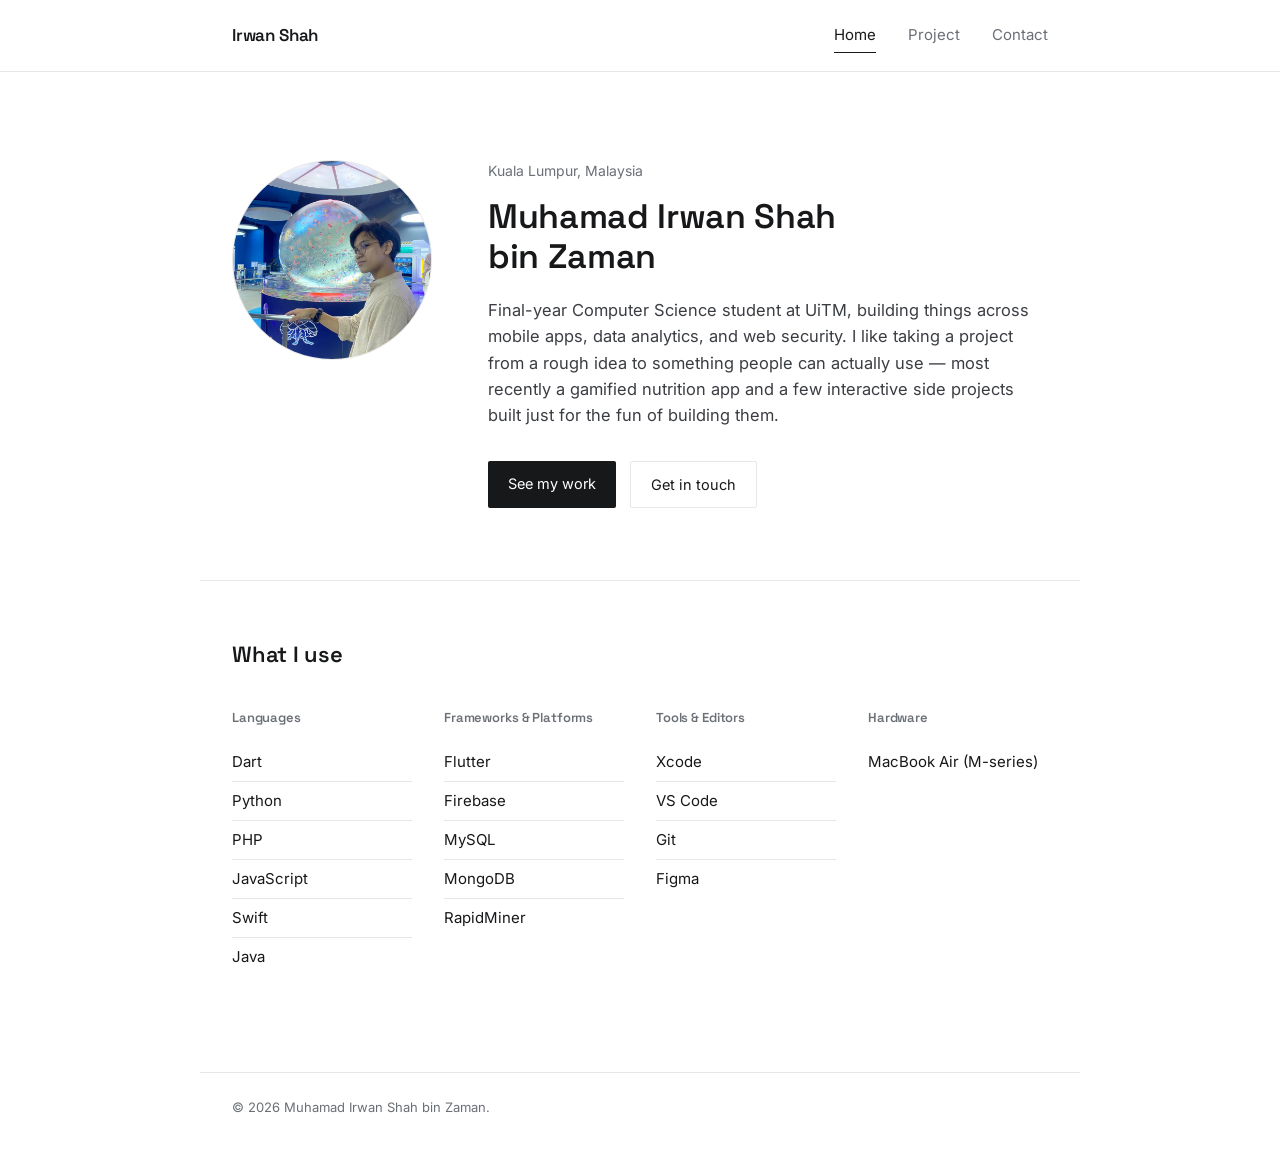
<file: index.html>
<!DOCTYPE html>
<html lang="en">
<head>
<meta charset="UTF-8">
<meta name="viewport" content="width=device-width, initial-scale=1.0">
<title>Irwan Shah — Portfolio</title>
<link rel="preconnect" href="https://fonts.googleapis.com">
<link rel="preconnect" href="https://fonts.gstatic.com" crossorigin>
<link href="https://fonts.googleapis.com/css2?family=Space+Grotesk:wght@400;500;600;700&family=Inter:wght@400;500;600&display=swap" rel="stylesheet">
<link rel="stylesheet" href="style.css">
</head>
<body>

<header class="site-header">
  <div class="wrap header-inner">
    <a href="index.html" class="mark">Irwan Shah</a>
    <nav class="main-nav">
      <a href="index.html" class="active">Home</a>
      <a href="project.html">Project</a>
      <a href="contact.html">Contact</a>
    </nav>
  </div>
</header>

<main>

  <section class="hero wrap">
    <div class="hero-photo">
      <div class="photo-frame">
        <img src="assets/profile.jpeg" alt="Muhamad Irwan Shah bin Zaman">
      </div>
    </div>

    <div class="hero-text">
      <p class="eyebrow-line">Kuala Lumpur, Malaysia</p>
      <h1>Muhamad Irwan Shah<br>bin Zaman</h1>
      <p class="lede">
        Final-year Computer Science student at UiTM, building things across
        mobile apps, data analytics, and web security. I like taking a project
        from a rough idea to something people can actually use — most recently
        a gamified nutrition app and a few interactive side projects built
        just for the fun of building them.
      </p>
      <div class="hero-actions">
        <a href="project.html" class="btn-primary">See my work</a>
        <a href="contact.html" class="btn-ghost">Get in touch</a>
      </div>
    </div>
  </section>

  <section class="tools wrap">
    <h2>What I use</h2>

    <div class="tools-grid">
      <div class="tool-group">
        <h3>Languages</h3>
        <ul>
          <li>Dart</li>
          <li>Python</li>
          <li>PHP</li>
          <li>JavaScript</li>
          <li>Swift</li>
          <li>Java</li>
        </ul>
      </div>

      <div class="tool-group">
        <h3>Frameworks &amp; Platforms</h3>
        <ul>
          <li>Flutter</li>
          <li>Firebase</li>
          <li>MySQL</li>
          <li>MongoDB</li>
          <li>RapidMiner</li>
        </ul>
      </div>

      <div class="tool-group">
        <h3>Tools &amp; Editors</h3>
        <ul>
          <li>Xcode</li>
          <li>VS Code</li>
          <li>Git</li>
          <li>Figma</li>
        </ul>
      </div>

      <div class="tool-group">
        <h3>Hardware</h3>
        <ul>
          <li>MacBook Air (M-series)</li>
        </ul>
      </div>
    </div>
  </section>

</main>

<footer class="site-footer wrap">
  <p>&copy; 2026 Muhamad Irwan Shah bin Zaman.</p>
</footer>

</body>
</html>
</file>
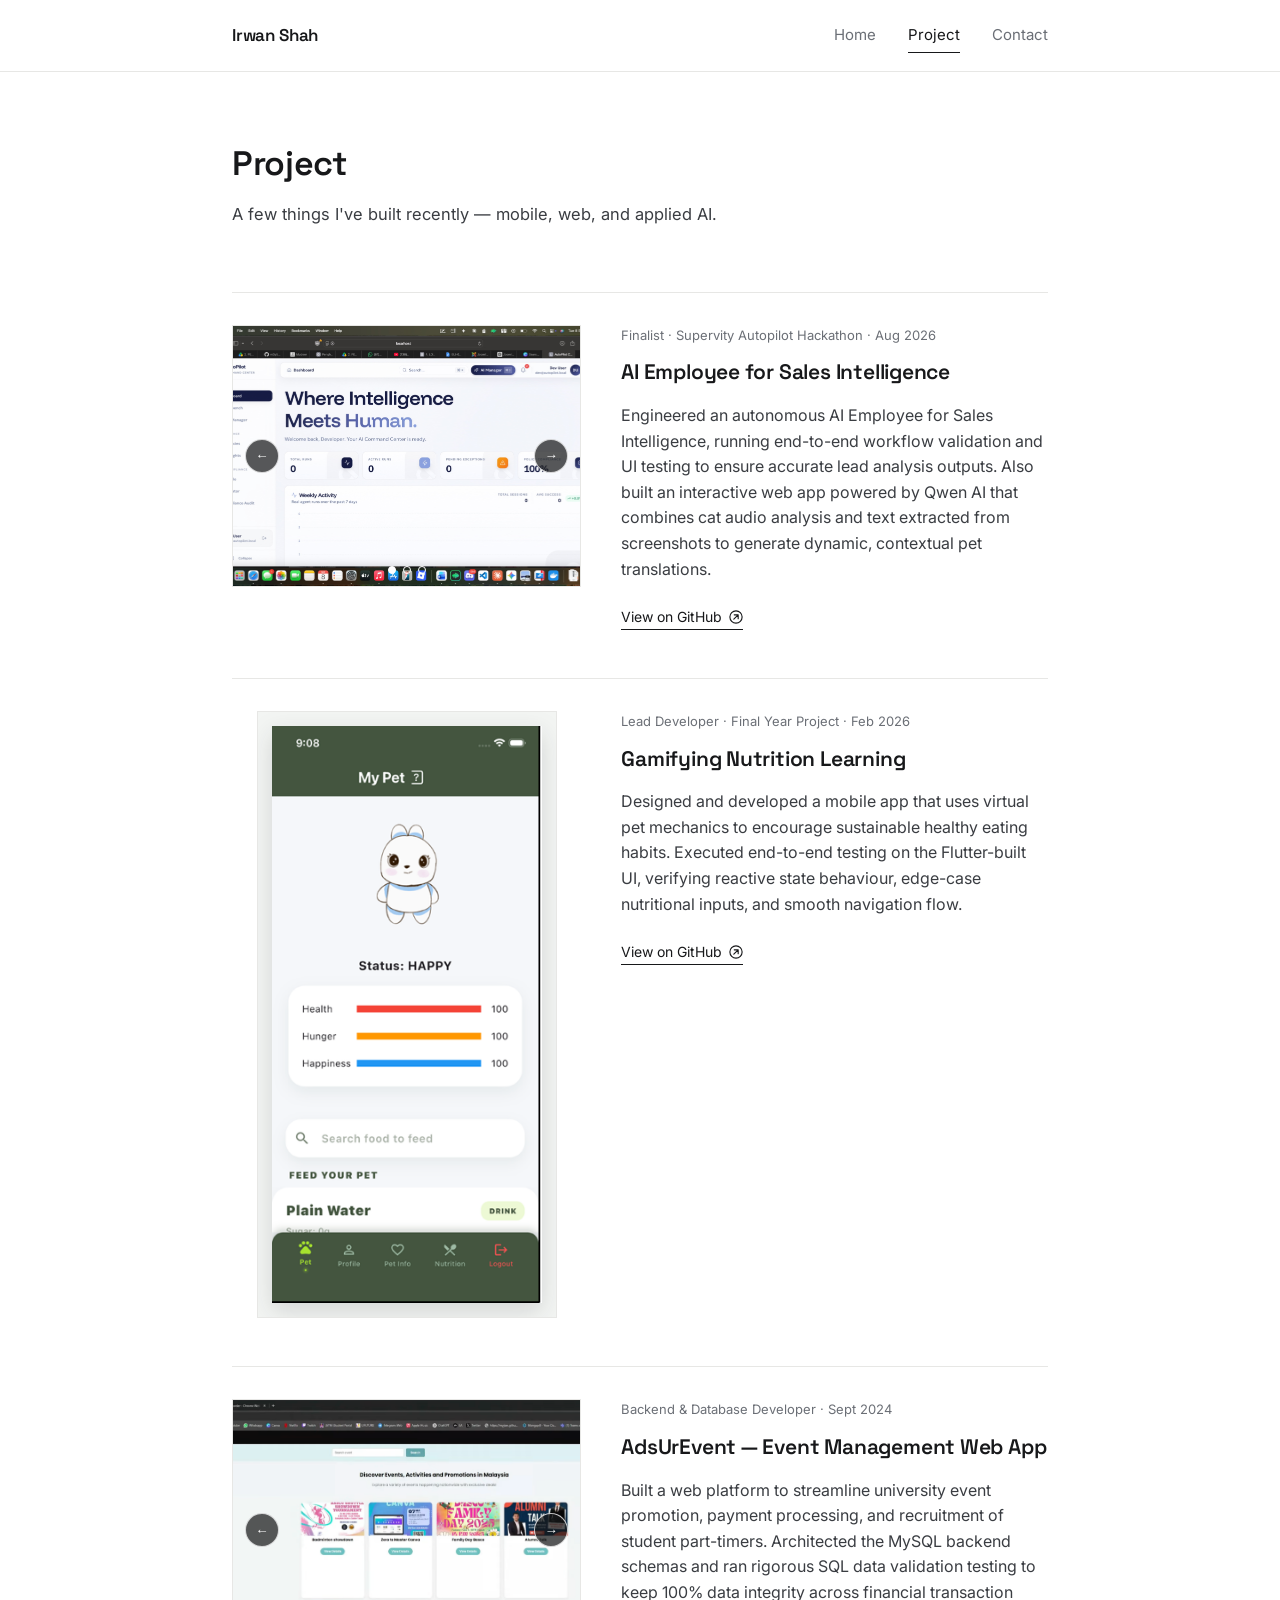
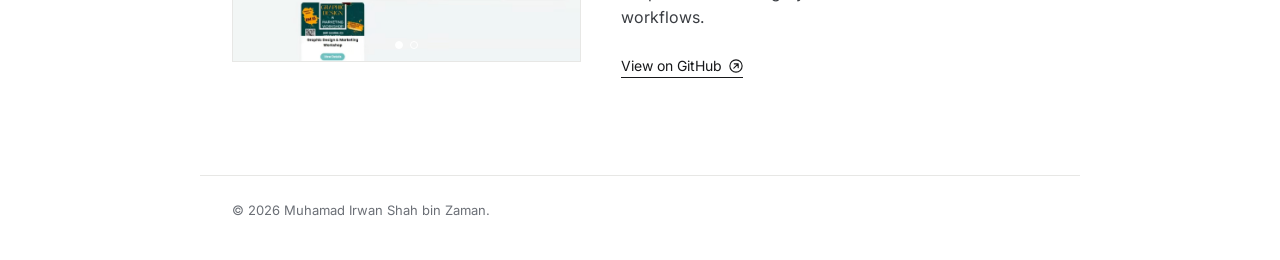
<file: project.html>
<!DOCTYPE html>
<html lang="en">
<head>
<meta charset="UTF-8">
<meta name="viewport" content="width=device-width, initial-scale=1.0">
<title>Project — Irwan Shah</title>
<link rel="preconnect" href="https://fonts.googleapis.com">
<link rel="preconnect" href="https://fonts.gstatic.com" crossorigin>
<link href="https://fonts.googleapis.com/css2?family=Space+Grotesk:wght@400;500;600;700&family=Inter:wght@400;500;600&display=swap" rel="stylesheet">
<link rel="stylesheet" href="style.css">
</head>
<body>
 
<header class="site-header">
  <div class="wrap header-inner">
    <a href="index.html" class="mark">Irwan Shah</a>
    <nav class="main-nav">
      <a href="index.html">Home</a>
      <a href="project.html" class="active">Project</a>
      <a href="contact.html">Contact</a>
    </nav>
  </div>
</header>
 
<main>
  <section class="wrap projects-intro">
    <h1>Project</h1>
    <p class="lede">A few things I've built recently — mobile, web, and applied AI.</p>
  </section>
 
  <section class="wrap projects-list">
 
    <article class="project-card">
      <div class="project-gallery" data-carousel aria-label="Supervity project screenshots">
        <div class="project-slides">
          <img class="project-slide is-active" src="assets/project/supervity/supervity1.png" alt="Supervity project screenshot 1">
          <img class="project-slide" src="assets/project/supervity/supervity2.png" alt="Supervity project screenshot 2" loading="lazy">
          <img class="project-slide" src="assets/project/supervity/supervity3.png" alt="Supervity project screenshot 3" loading="lazy">
        </div>
        <button class="carousel-button carousel-previous" type="button" aria-label="Previous Supervity screenshot">&#8592;</button>
        <button class="carousel-button carousel-next" type="button" aria-label="Next Supervity screenshot">&#8594;</button>
        <div class="carousel-dots" aria-label="Choose a Supervity screenshot"></div>
      </div>
      <div class="project-body">
        <p class="project-meta">Finalist · Supervity Autopilot Hackathon · Aug 2026</p>
        <h3>AI Employee for Sales Intelligence</h3>
        <p>
          Engineered an autonomous AI Employee for Sales Intelligence, running
          end-to-end workflow validation and UI testing to ensure accurate lead
          analysis outputs. Also built an interactive web app powered by Qwen
          AI that combines cat audio analysis and text extracted from
          screenshots to generate dynamic, contextual pet translations.
        </p>
        <a class="repo-link" href="https://github.com/Irwan-Shah/SupervitySalesIntellligence" target="_blank" rel="noopener">
          View on GitHub
          <svg width="14" height="14" viewBox="0 0 16 16" fill="none" aria-hidden="true">
            <path d="M8 1a7 7 0 1 0 0 14A7 7 0 0 0 8 1ZM5.5 10.5 10.5 5.5M6 5.5h4.5V10" stroke="currentColor" stroke-width="1.3" stroke-linecap="round" stroke-linejoin="round"/>
          </svg>
        </a>
      </div>
    </article>
 
    <article class="project-card">
      <div class="project-gallery project-gallery--phone" data-carousel aria-label="Nutrition project screenshots">
        <div class="project-slides">
          <img class="project-slide is-active" src="assets/project/nutri/Screenshot 2026-09-08 at 12.45.34 PM.png" alt="Nutrition app screenshot">
        </div>
      </div>
      <div class="project-body">
        <p class="project-meta">Lead Developer · Final Year Project · Feb 2026</p>
        <h3>Gamifying Nutrition Learning</h3>
        <p>
          Designed and developed a mobile app that uses virtual pet mechanics
          to encourage sustainable healthy eating habits. Executed end-to-end
          testing on the Flutter-built UI, verifying reactive state behaviour,
          edge-case nutritional inputs, and smooth navigation flow.
        </p>
        <a class="repo-link" href="https://github.com/Irwan-Shah/nutrition_pet_app" target="_blank" rel="noopener">
          View on GitHub
          <svg width="14" height="14" viewBox="0 0 16 16" fill="none" aria-hidden="true">
            <path d="M8 1a7 7 0 1 0 0 14A7 7 0 0 0 8 1ZM5.5 10.5 10.5 5.5M6 5.5h4.5V10" stroke="currentColor" stroke-width="1.3" stroke-linecap="round" stroke-linejoin="round"/>
          </svg>
        </a>
      </div>
    </article>
 
    <article class="project-card">
      <div class="project-gallery" data-carousel aria-label="AdsUrEvent project screenshots">
        <div class="project-slides">
          <img class="project-slide is-active" src="assets/project/adsurevent/adsurevent1.png" alt="AdsUrEvent web application screenshot 1">
          <img class="project-slide" src="assets/project/adsurevent/Screenshot 2026-09-08 at 12.38.39 PM.png" alt="AdsUrEvent web application screenshot 2" loading="lazy">
        </div>
        <button class="carousel-button carousel-previous" type="button" aria-label="Previous AdsUrEvent screenshot">&#8592;</button>
        <button class="carousel-button carousel-next" type="button" aria-label="Next AdsUrEvent screenshot">&#8594;</button>
        <div class="carousel-dots" aria-label="Choose an AdsUrEvent screenshot"></div>
      </div>
      <div class="project-body">
        <p class="project-meta">Backend &amp; Database Developer · Sept 2024</p>
        <h3>AdsUrEvent — Event Management Web App</h3>
        <p>
          Built a web platform to streamline university event promotion,
          payment processing, and recruitment of student part-timers.
          Architected the MySQL backend schemas and ran rigorous SQL data
          validation testing to keep 100% data integrity across financial
          transaction workflows.
        </p>
        <a class="repo-link" href="https://github.com/Irwan-Shah/AdsUrEvent" target="_blank" rel="noopener">
          View on GitHub
          <svg width="14" height="14" viewBox="0 0 16 16" fill="none" aria-hidden="true">
            <path d="M8 1a7 7 0 1 0 0 14A7 7 0 0 0 8 1ZM5.5 10.5 10.5 5.5M6 5.5h4.5V10" stroke="currentColor" stroke-width="1.3" stroke-linecap="round" stroke-linejoin="round"/>
          </svg>
        </a>
      </div>
    </article>
 
  </section>
</main>
 
<footer class="site-footer wrap">
  <p>&copy; 2026 Muhamad Irwan Shah bin Zaman.</p>
</footer>
<script>
  document.querySelectorAll("[data-carousel]").forEach((carousel) => {
    const slides = Array.from(carousel.querySelectorAll(".project-slide"));
    const dots = carousel.querySelector(".carousel-dots");
    const previous = carousel.querySelector(".carousel-previous");
    const next = carousel.querySelector(".carousel-next");
    let currentIndex = 0;

    if (slides.length < 2) {
      return;
    }

    slides.forEach((slide, index) => {
      const dot = document.createElement("button");
      dot.type = "button";
      dot.className = "carousel-dot";
      dot.setAttribute("aria-label", `Show screenshot ${index + 1}`);
      dot.addEventListener("click", () => showSlide(index));
      dots.append(dot);
    });

    function showSlide(index) {
      currentIndex = (index + slides.length) % slides.length;
      slides.forEach((slide, slideIndex) => {
        slide.classList.toggle("is-active", slideIndex === currentIndex);
      });
      dots.querySelectorAll(".carousel-dot").forEach((dot, dotIndex) => {
        const isCurrent = dotIndex === currentIndex;
        dot.classList.toggle("is-active", isCurrent);
        dot.setAttribute("aria-current", isCurrent ? "true" : "false");
      });
    }

    previous.addEventListener("click", () => showSlide(currentIndex - 1));
    next.addEventListener("click", () => showSlide(currentIndex + 1));
    carousel.addEventListener("keydown", (event) => {
      if (event.key === "ArrowLeft") showSlide(currentIndex - 1);
      if (event.key === "ArrowRight") showSlide(currentIndex + 1);
    });

    showSlide(0);
  });
</script>
</body>
</html>
</file>
<file: style.css>
/* ---------- tokens ---------- */
:root{
  --bg: #ffffff;
  --ink: #17181a;
  --ink-soft: #6b6f76;
  --line: #e7e7e5;
  --accent: #2f4b3f;      /* quiet forest-ink accent, used sparingly */
  --accent-soft: #eef2ef;
  --radius: 2px;
  --max-w: 880px;
}

*{ box-sizing: border-box; }

html{ scroll-behavior: smooth; }

body{
  margin: 0;
  background: var(--bg);
  color: var(--ink);
  font-family: 'Inter', -apple-system, BlinkMacSystemFont, sans-serif;
  font-size: 16px;
  line-height: 1.6;
  -webkit-font-smoothing: antialiased;
}

h1, h2, h3, .mark{
  font-family: 'Space Grotesk', 'Inter', sans-serif;
  font-weight: 600;
  letter-spacing: -0.01em;
  margin: 0;
}

a{ color: inherit; text-decoration: none; }

.wrap{
  max-width: var(--max-w);
  margin: 0 auto;
  padding: 0 32px;
}

/* ---------- header ---------- */
.site-header{
  border-bottom: 1px solid var(--line);
}

.header-inner{
  display: flex;
  align-items: center;
  justify-content: space-between;
  padding-top: 22px;
  padding-bottom: 22px;
}

.mark{
  font-size: 17px;
}

.main-nav{
  display: flex;
  gap: 32px;
}

.main-nav a{
  font-size: 15px;
  color: var(--ink-soft);
  position: relative;
  padding-bottom: 2px;
  transition: color 0.15s ease;
}

.main-nav a:hover,
.main-nav a.active{
  color: var(--ink);
}

.main-nav a.active::after{
  content: "";
  position: absolute;
  left: 0; right: 0; bottom: -4px;
  height: 1px;
  background: var(--ink);
}

.main-nav a:focus-visible,
.btn-primary:focus-visible,
.btn-ghost:focus-visible{
  outline: 2px solid var(--accent);
  outline-offset: 3px;
}

/* ---------- hero ---------- */
.hero{
  display: grid;
  grid-template-columns: 200px 1fr;
  gap: 56px;
  align-items: start;
  padding-top: 88px;
  padding-bottom: 72px;
}

.photo-frame{
  width: 200px;
  height: 200px;
  border-radius: 50%;
  background: var(--accent-soft);
  border: 1px solid var(--line);
  display: flex;
  align-items: center;
  justify-content: center;
}

.initials{
  font-family: 'Space Grotesk', sans-serif;
  font-size: 48px;
  font-weight: 600;
  color: var(--accent);
}

.eyebrow-line{
  font-size: 14px;
  color: var(--ink-soft);
  margin: 0 0 14px;
}

.hero-text h1{
  font-size: 34px;
  line-height: 1.18;
  margin-bottom: 20px;
}

.lede{
  max-width: 60ch;
  color: #3a3d42;
  font-size: 16.5px;
}

.hero-actions{
  display: flex;
  gap: 14px;
  margin-top: 32px;
}

.btn-primary, .btn-ghost{
  display: inline-block;
  font-size: 14.5px;
  padding: 11px 20px;
  border-radius: var(--radius);
}

.btn-primary{
  background: var(--ink);
  color: #fff;
}

.btn-primary:hover{ background: var(--accent); }

.btn-ghost{
  border: 1px solid var(--line);
  color: var(--ink);
}

.btn-ghost:hover{ border-color: var(--ink); }

/* ---------- tools ---------- */
.tools{
  border-top: 1px solid var(--line);
  padding-top: 56px;
  padding-bottom: 96px;
}

.tools h2{
  font-size: 22px;
  margin-bottom: 36px;
}

.tools-grid{
  display: grid;
  grid-template-columns: repeat(4, 1fr);
  gap: 32px;
}

.tool-group h3{
  font-size: 13px;
  font-weight: 600;
  color: var(--ink-soft);
  margin-bottom: 14px;
}

.tool-group ul{
  list-style: none;
  margin: 0;
  padding: 0;
}

.tool-group li{
  font-size: 15px;
  padding: 7px 0;
  border-top: 1px solid var(--line);
}

.tool-group li:first-child{
  border-top: none;
}

/* ---------- footer ---------- */
.site-footer{
  border-top: 1px solid var(--line);
  padding-top: 24px;
  padding-bottom: 40px;
}

.site-footer p{
  font-size: 13px;
  color: var(--ink-soft);
  margin: 0;
}

/* ---------- projects ---------- */
.projects-intro{
  padding-top: 72px;
  padding-bottom: 48px;
}

.projects-intro h1{
  font-size: 34px;
  line-height: 1.18;
  margin-bottom: 16px;
}

.projects-list{
  display: grid;
  gap: 48px;
  padding-bottom: 96px;
}

.project-card{
  display: grid;
  grid-template-columns: minmax(240px, 0.9fr) 1.1fr;
  gap: 40px;
  align-items: start;
  border-top: 1px solid var(--line);
  padding-top: 32px;
}

.project-gallery{
  position: relative;
  overflow: hidden;
  background: var(--accent-soft);
  border: 1px solid var(--line);
  outline: none;
}

.project-gallery--phone{
  width: min(100%, 300px);
  margin: 0 auto;
  background: #f3f5f3;
}

.project-gallery:focus-within{
  outline: 2px solid var(--accent);
  outline-offset: 3px;
}

.project-slides{
  display: grid;
  aspect-ratio: 4 / 3;
}

.project-gallery--phone .project-slides{
  aspect-ratio: 3 / 4;
  padding: 14px;
}

.project-slide{
  grid-area: 1 / 1;
  width: 100%;
  height: 100%;
  object-fit: cover;
  opacity: 0;
  pointer-events: none;
  transition: opacity 0.25s ease;
}

.project-slide.is-active{
  opacity: 1;
  pointer-events: auto;
}

.project-gallery--phone .project-slide{
  object-fit: contain;
  filter: drop-shadow(0 8px 12px rgba(23, 24, 26, 0.14));
}

.carousel-button{
  position: absolute;
  top: 50%;
  width: 34px;
  height: 34px;
  border: 1px solid rgba(255, 255, 255, 0.75);
  border-radius: 50%;
  background: rgba(23, 24, 26, 0.72);
  color: #fff;
  cursor: pointer;
  transform: translateY(-50%);
  transition: background 0.15s ease;
}

.carousel-button:hover,
.carousel-button:focus-visible{
  background: var(--accent);
}

.carousel-previous{ left: 12px; }
.carousel-next{ right: 12px; }

.carousel-dots{
  position: absolute;
  right: 0;
  bottom: 12px;
  left: 0;
  display: flex;
  justify-content: center;
  gap: 7px;
}

.carousel-dot{
  width: 8px;
  height: 8px;
  padding: 0;
  border: 1px solid #fff;
  border-radius: 50%;
  background: transparent;
  cursor: pointer;
}

.carousel-dot.is-active{
  background: #fff;
}

.project-body h3{
  font-size: 21px;
  margin-bottom: 14px;
}

.project-body p:not(.project-meta){
  margin-top: 0;
  color: #3a3d42;
}

.project-meta{
  color: var(--ink-soft);
  font-size: 13px;
  margin: 0 0 10px;
}

.repo-link{
  display: inline-flex;
  align-items: center;
  gap: 7px;
  margin-top: 8px;
  border-bottom: 1px solid var(--ink);
  font-size: 14px;
}

/* ---------- responsive ---------- */
@media (max-width: 720px){
  .hero{
    grid-template-columns: 1fr;
    padding-top: 56px;
  }
  .photo-frame{ width: 140px; height: 140px; }
  .initials{ font-size: 34px; }
  .hero-text h1{ font-size: 28px; }
  .tools-grid{
    grid-template-columns: repeat(2, 1fr);
    row-gap: 40px;
  }
  .main-nav{ gap: 20px; }
  .projects-intro{ padding-top: 56px; }
  .project-card{
    grid-template-columns: 1fr;
    gap: 24px;
  }
}

@media (prefers-reduced-motion: reduce){
  *{ transition: none !important; scroll-behavior: auto !important; }
}

.photo-frame img{
  width: 100%;
  height: 100%;
  object-fit: cover;
  border-radius: 50%;
}
</file>
